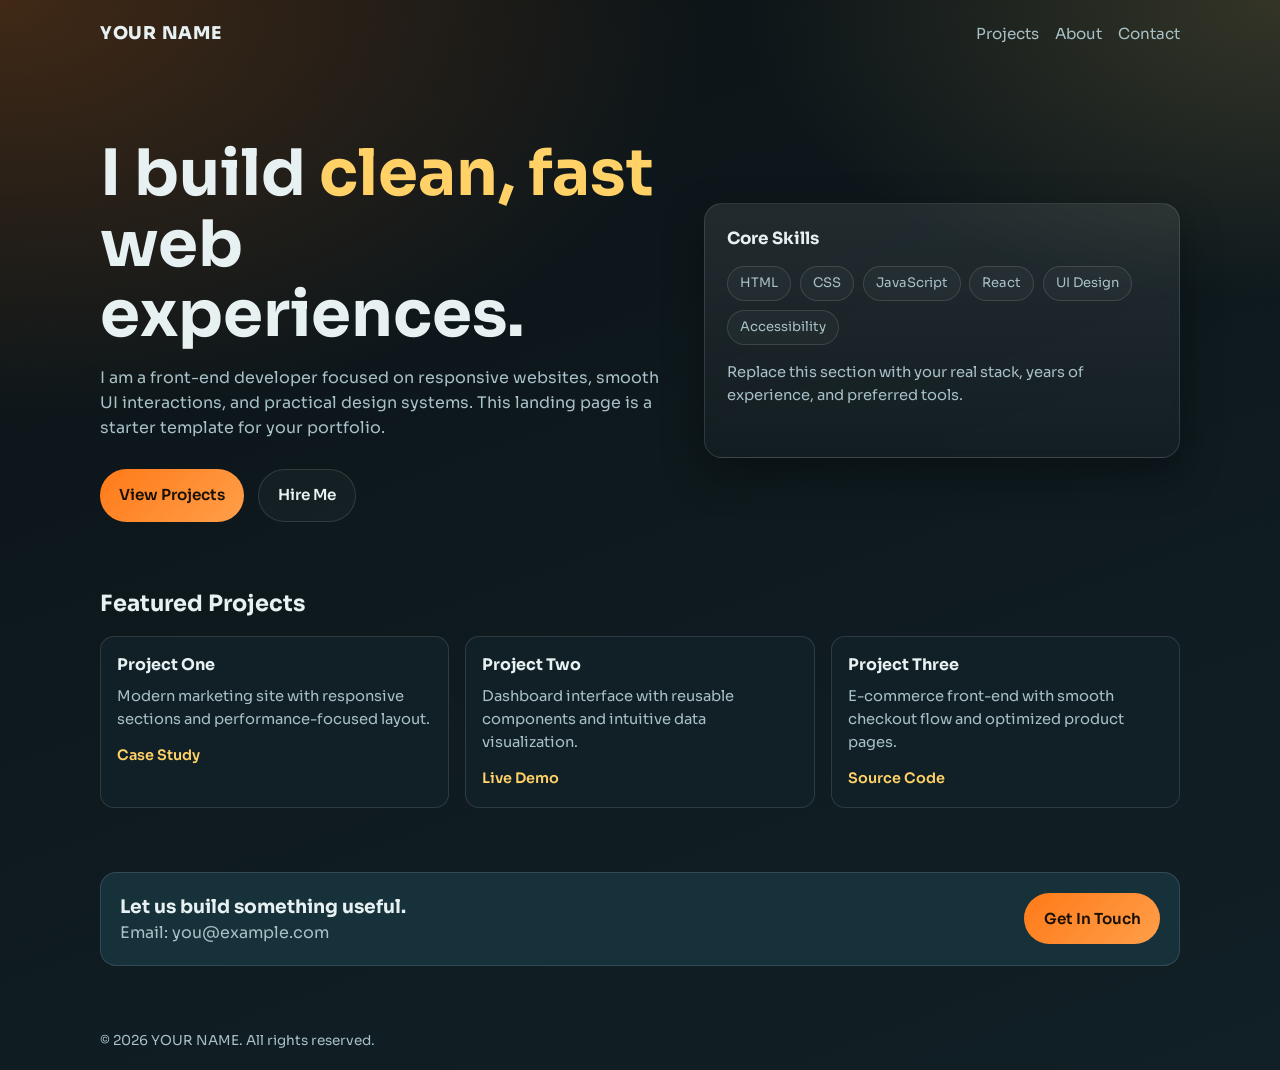
<file: index2.html>
<!DOCTYPE html>
<html lang="en">
<head>
  <meta charset="UTF-8" />
  <meta name="viewport" content="width=device-width, initial-scale=1.0" />
  <title>Portfolio | Landing Page</title>
  <link rel="preconnect" href="https://fonts.googleapis.com" />
  <link rel="preconnect" href="https://fonts.gstatic.com" crossorigin />
  <link href="https://fonts.googleapis.com/css2?family=Sora:wght@400;600;700;800&display=swap" rel="stylesheet" />
  <style>
    :root {
      --bg: #0d1417;
      --panel: #112026;
      --panel-soft: #17313a;
      --text: #e8f1f2;
      --muted: #a8c1c7;
      --accent: #ff7a18;
      --accent-2: #ffd166;
      --line: rgba(255, 255, 255, 0.12);
      --shadow: 0 16px 40px rgba(0, 0, 0, 0.35);
    }

    * {
      box-sizing: border-box;
      margin: 0;
      padding: 0;
    }

    body {
      font-family: "Sora", sans-serif;
      color: var(--text);
      background:
        radial-gradient(1200px 700px at 0% 0%, rgba(255, 122, 24, 0.22), transparent 60%),
        radial-gradient(900px 500px at 100% 0%, rgba(255, 209, 102, 0.16), transparent 60%),
        linear-gradient(160deg, #0b1215 0%, #0f1b20 60%, #112026 100%);
      min-height: 100vh;
      line-height: 1.55;
    }

    .container {
      width: min(1080px, 92vw);
      margin: 0 auto;
    }

    header {
      display: flex;
      justify-content: space-between;
      align-items: center;
      padding: 1.25rem 0;
    }

    .brand {
      font-weight: 800;
      letter-spacing: 0.04em;
      font-size: 1.1rem;
    }

    nav {
      display: flex;
      gap: 1rem;
      font-size: 0.95rem;
    }

    nav a {
      text-decoration: none;
      color: var(--muted);
      transition: color 0.25s ease;
    }

    nav a:hover {
      color: var(--text);
    }

    .hero {
      padding: 4.5rem 0 3rem;
      display: grid;
      grid-template-columns: 1.2fr 1fr;
      gap: 2rem;
      align-items: center;
    }

    .hero h1 {
      font-size: clamp(2rem, 5vw, 4rem);
      line-height: 1.1;
      margin-bottom: 1rem;
    }

    .highlight {
      color: var(--accent-2);
    }

    .hero p {
      color: var(--muted);
      max-width: 60ch;
      margin-bottom: 1.75rem;
    }

    .actions {
      display: flex;
      gap: 0.85rem;
      flex-wrap: wrap;
    }

    .btn {
      padding: 0.85rem 1.2rem;
      border-radius: 999px;
      text-decoration: none;
      font-weight: 600;
      font-size: 0.95rem;
      display: inline-flex;
      align-items: center;
      justify-content: center;
      transition: transform 0.2s ease, opacity 0.2s ease;
    }

    .btn:hover {
      transform: translateY(-2px);
      opacity: 0.95;
    }

    .btn-primary {
      background: linear-gradient(135deg, var(--accent) 0%, #ff9f4a 100%);
      color: #1b1005;
    }

    .btn-ghost {
      border: 1px solid var(--line);
      color: var(--text);
      background: rgba(255, 255, 255, 0.03);
    }

    .hero-card {
      background: linear-gradient(180deg, rgba(255, 255, 255, 0.09), rgba(255, 255, 255, 0.02));
      border: 1px solid var(--line);
      border-radius: 18px;
      padding: 1.4rem;
      box-shadow: var(--shadow);
      backdrop-filter: blur(4px);
    }

    .hero-card h3 {
      font-size: 1.05rem;
      margin-bottom: 0.85rem;
    }

    .pill-row {
      display: flex;
      flex-wrap: wrap;
      gap: 0.55rem;
      margin-bottom: 1rem;
    }

    .pill {
      border: 1px solid var(--line);
      border-radius: 999px;
      padding: 0.4rem 0.75rem;
      font-size: 0.82rem;
      color: var(--muted);
      background: rgba(255, 255, 255, 0.03);
    }

    .projects {
      padding: 1rem 0 4rem;
    }

    .section-title {
      font-size: 1.4rem;
      margin-bottom: 1rem;
    }

    .project-grid {
      display: grid;
      grid-template-columns: repeat(3, minmax(0, 1fr));
      gap: 1rem;
    }

    .project {
      background: var(--panel);
      border: 1px solid var(--line);
      border-radius: 14px;
      padding: 1rem;
      transition: transform 0.2s ease, border-color 0.2s ease;
    }

    .project:hover {
      transform: translateY(-3px);
      border-color: rgba(255, 209, 102, 0.5);
    }

    .project h4 {
      margin-bottom: 0.45rem;
      font-size: 1rem;
    }

    .project p {
      color: var(--muted);
      font-size: 0.92rem;
      margin-bottom: 0.75rem;
    }

    .project a {
      color: var(--accent-2);
      text-decoration: none;
      font-size: 0.9rem;
      font-weight: 600;
    }

    .contact {
      margin: 0 0 4rem;
      background: var(--panel-soft);
      border: 1px solid var(--line);
      border-radius: 16px;
      padding: 1.2rem;
      display: flex;
      justify-content: space-between;
      gap: 1rem;
      align-items: center;
      flex-wrap: wrap;
    }

    .contact p {
      color: var(--muted);
    }

    footer {
      padding: 0 0 1.2rem;
      color: var(--muted);
      font-size: 0.85rem;
    }

    @media (max-width: 900px) {
      .hero {
        grid-template-columns: 1fr;
        padding-top: 3rem;
      }

      .project-grid {
        grid-template-columns: 1fr 1fr;
      }
    }

    @media (max-width: 640px) {
      nav {
        display: none;
      }

      .project-grid {
        grid-template-columns: 1fr;
      }

      .hero h1 {
        font-size: clamp(1.8rem, 9vw, 2.4rem);
      }
    }
  </style>
</head>
<body>
  <div class="container">
    <header>
      <div class="brand">YOUR NAME</div>
      <nav>
        <a href="#projects">Projects</a>
        <a href="#about">About</a>
        <a href="#contact">Contact</a>
      </nav>
    </header>

    <section class="hero" id="about">
      <div>
        <h1>
          I build <span class="highlight">clean, fast</span><br />
          web experiences.
        </h1>
        <p>
          I am a front-end developer focused on responsive websites, smooth UI interactions, and practical design systems. This landing page is a starter template for your portfolio.
        </p>
        <div class="actions">
          <a class="btn btn-primary" href="#projects">View Projects</a>
          <a class="btn btn-ghost" href="#contact">Hire Me</a>
        </div>
      </div>

      <aside class="hero-card">
        <h3>Core Skills</h3>
        <div class="pill-row">
          <span class="pill">HTML</span>
          <span class="pill">CSS</span>
          <span class="pill">JavaScript</span>
          <span class="pill">React</span>
          <span class="pill">UI Design</span>
          <span class="pill">Accessibility</span>
        </div>
        <p style="color: var(--muted); font-size: 0.92rem;">
          Replace this section with your real stack, years of experience, and preferred tools.
        </p>
      </aside>
    </section>

    <section class="projects" id="projects">
      <h2 class="section-title">Featured Projects</h2>
      <div class="project-grid">
        <article class="project">
          <h4>Project One</h4>
          <p>Modern marketing site with responsive sections and performance-focused layout.</p>
          <a href="#">Case Study</a>
        </article>
        <article class="project">
          <h4>Project Two</h4>
          <p>Dashboard interface with reusable components and intuitive data visualization.</p>
          <a href="#">Live Demo</a>
        </article>
        <article class="project">
          <h4>Project Three</h4>
          <p>E-commerce front-end with smooth checkout flow and optimized product pages.</p>
          <a href="#">Source Code</a>
        </article>
      </div>
    </section>

    <section class="contact" id="contact">
      <div>
        <h3>Let us build something useful.</h3>
        <p>Email: you@example.com</p>
      </div>
      <a class="btn btn-primary" href="mailto:you@example.com">Get In Touch</a>
    </section>

    <footer>
      <p>&copy; 2026 YOUR NAME. All rights reserved.</p>
    </footer>
  </div>
</body>
</html>
</file>
